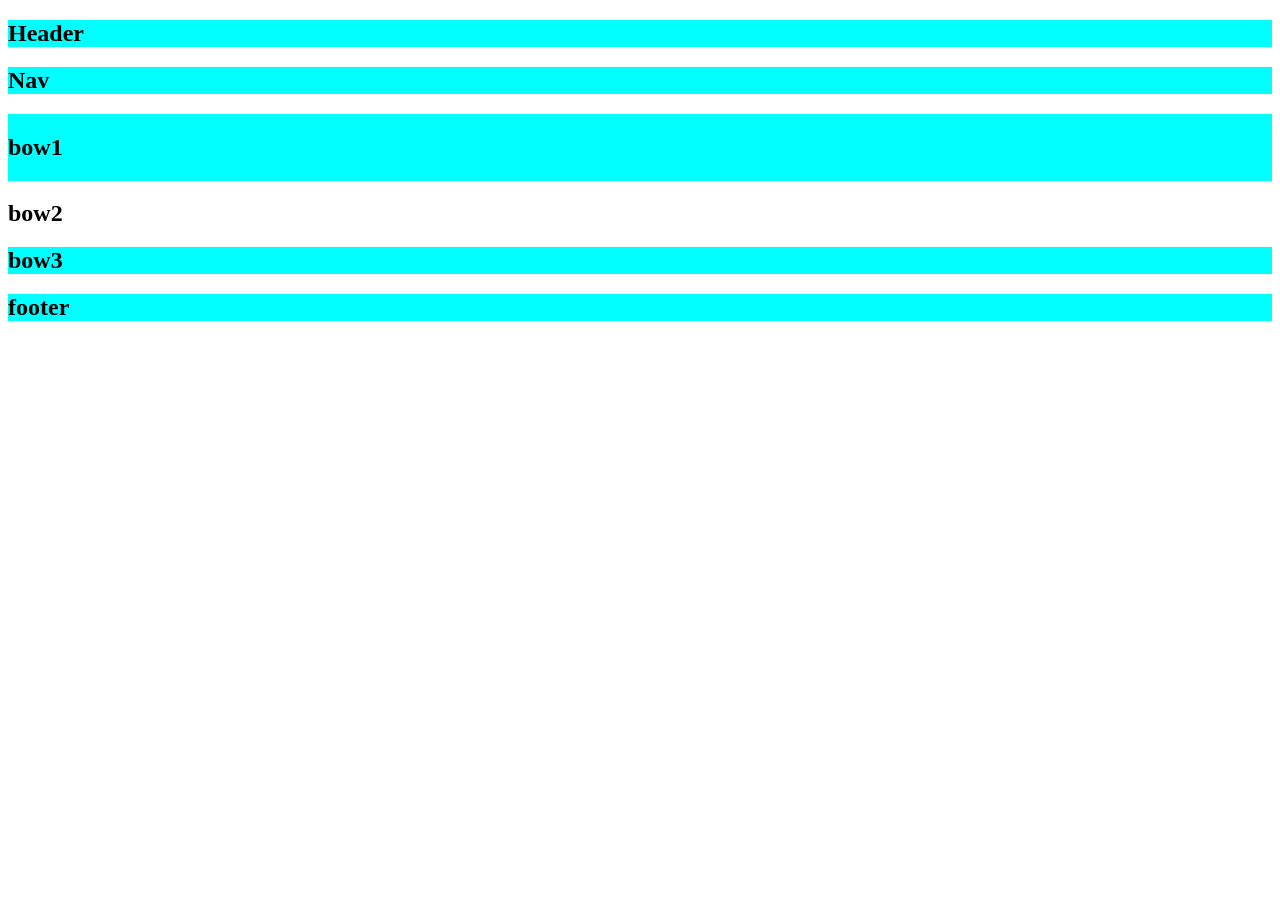
<file: html/cw.html>
<!DOCTYPE html>
<html lang="en">
<head>
    <meta charset="UTF-8">
    <meta name="viewport" content="width=device-width, initial-scale=1.0">
    <title>Document</title>
    <style> 
       {
        margin: 0;
        padding: 0;


       }
        main div{
            background-color: aqua;
            align-text: center;
        }
        #section{
            display: grid;
            grid-template-columns: 20% 30% 40%;
            grid-template-rows: auto;
            grid-gap: 10px;

        }
    </style>
</head>
<body>
    <main>
     <div><h2> Header</h2></div>
     <div> <h2> Nav</h2></div>
     <!--section-->
     <div id="section">
         <div><h2> bow1</h2></div>
     </div><h2> bow2</h2></div>
     <div><h2> bow3</h2></div>
     <div><h2>  footer  </h2></div>
    </main>
</body>
</html>
</file>
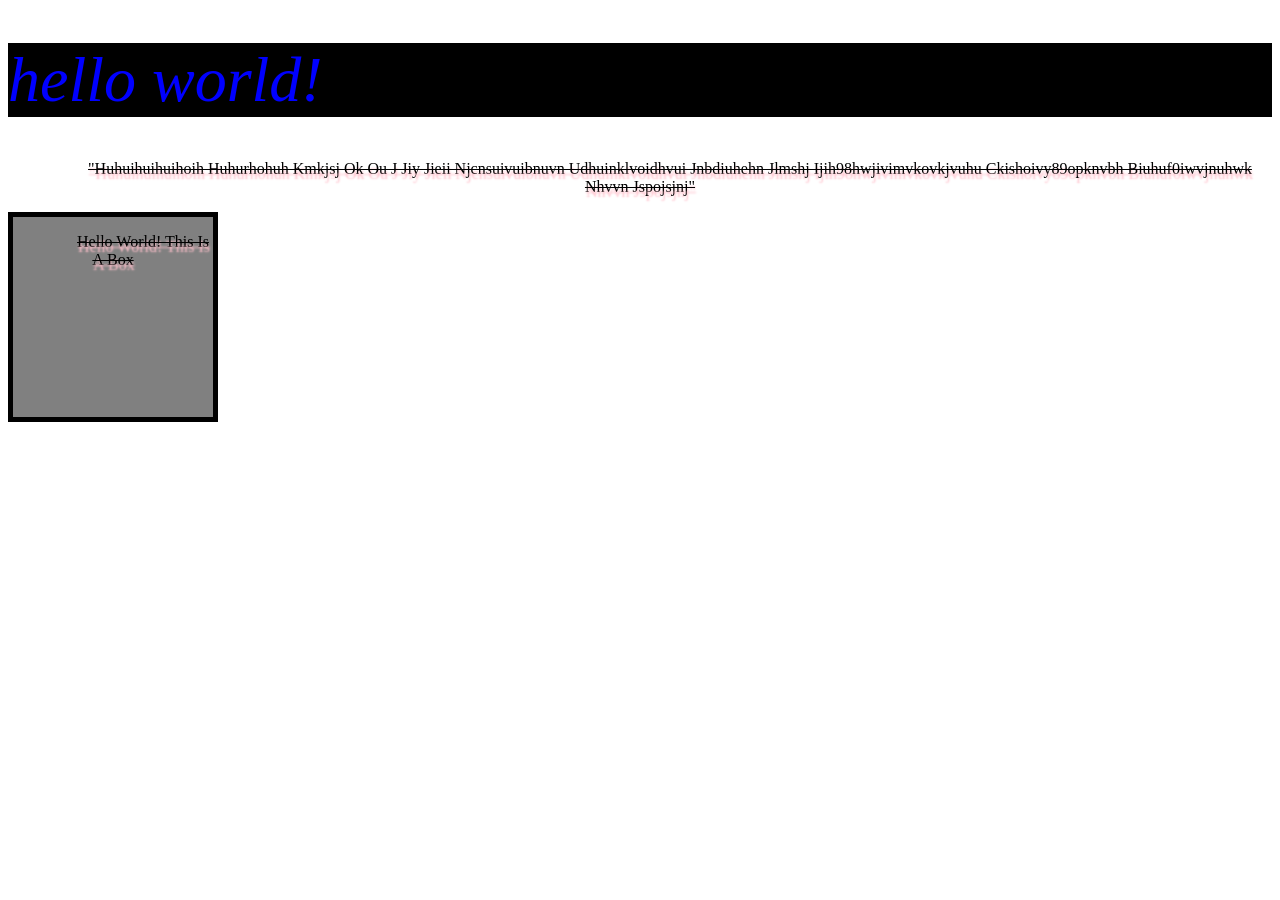
<file: html/demo.html>
<!DOCTYPE html>
<html lang="en">
<head>
    <meta charset="UTF-8">
    <meta name="viewport" content="width=device-width, initial-scale=1.0">
    <title>Document</title>
<style>
    h1{
        color:brown;
        background-color:black;
        font-family:time new roman;
        /*font-size: 5em; */
        font-weight:100;
        font-style: italic;
    }
p{
    text-align: center;
    text-decoration:line-through;
    text-transform:capitalize;
    text-shadow: 1px 5px 2px pink;
    text-indent: 60px;
}
#box{
    width: 200px;
    height: 200px;
    background: gray;
    border: 5px solid #000;
}
</style>

</html>
<body>
    <!--css- inline / internal and external -->
    <h1 style="font-size: 4em; color: blue;">hello world!</h1>
    <div>
        <p>
     "huhuihuihuihoih   huhurhohuh  kmkjsj ok ou j jiy jieii
     njcnsuivuibnuvn udhuinklvoidhvui jnbdiuhehn jlmshj 
     ijih98hwjivimvkovkjvuhu
     ckishoivy89opknvbh biuhuf0iwvjnuhwk  nhvvn   jspojsjnj"</p>
    <div id="box">
        <p>
            Hello world! this is a box
        </p>
    </div>
</body>
</html>
</file>
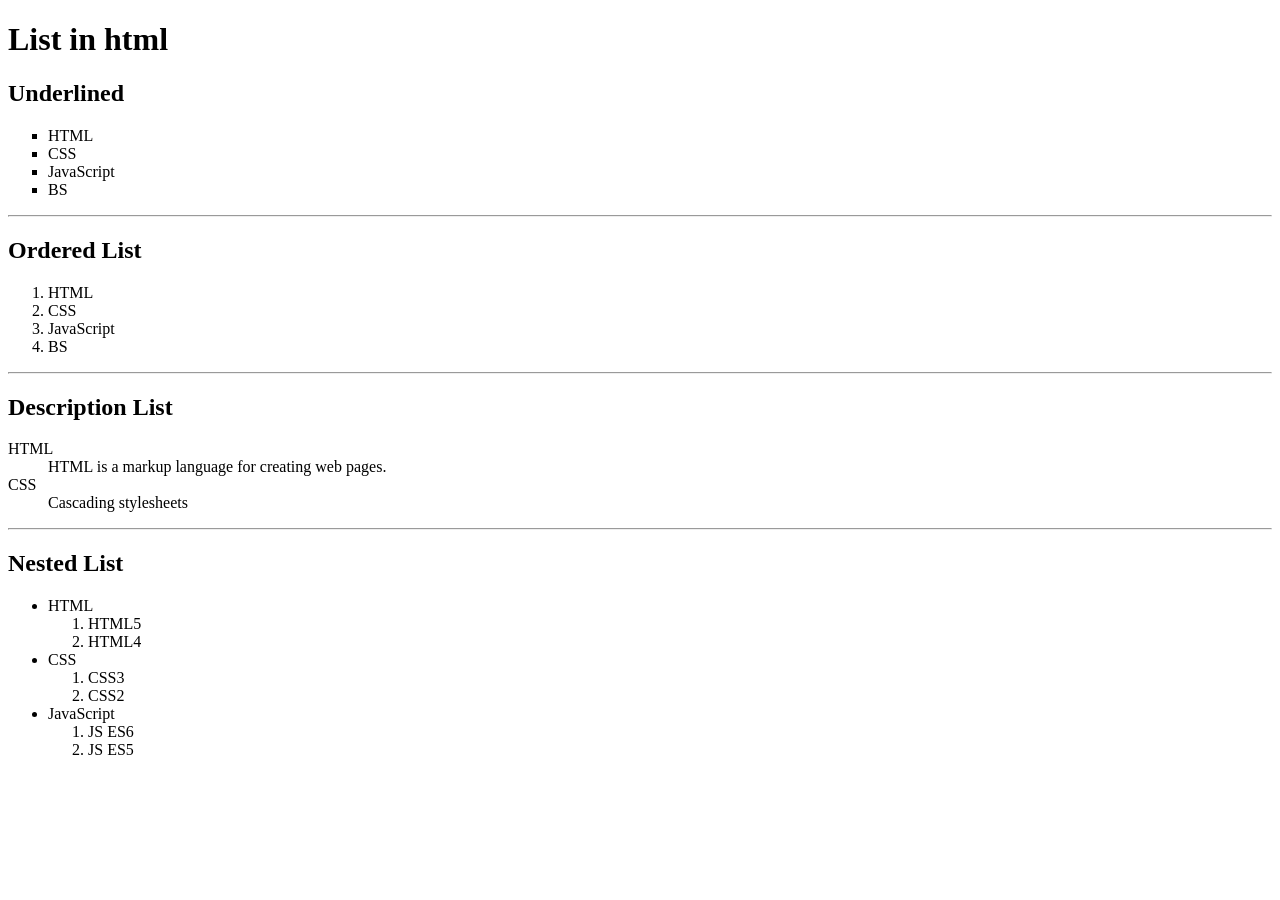
<file: html/list.html>
<!DOCTYPE html>
<html lang="en">

<head>
    <meta charset="UTF-8">
    <meta name="viewport" content="width=device-width, initial-scale=1.0">
    <title>list in html</title>
</head>

<body>
    <h1>List in html </h1>
    <h2>Underlined</h2>
    <ul type="square">
        <li>HTML</li>
        <li>CSS</li>
        <li>JavaScript</li>
        <li>BS</li>
    </ul>

    <hr>
    <h2>Ordered List</h2>

    <ol>
        <li>HTML</li>
        <li>CSS</li>
        <li>JavaScript</li>
        <li>BS</li>
    </ol>
    <hr>
    <h2>Description List</h2>

    <dl>
        <dt>HTML</dt>
        <dd>HTML is a markup language for creating web pages.</dd>
        <dt>CSS</dt>
        <dd>Cascading stylesheets</dd>
    </dl>

    <hr>
    <h2>Nested List</h2>
    <ul>
        <li>HTML</li>
        <ol>
            <li>HTML5</li>
            <li>HTML4</li>
        </ol>
        <li>CSS</li>
        <ol>
            <li>CSS3</li>
            <li>CSS2</li>
        </ol>
        <li>JavaScript</li>
        <ol>
            <li>JS ES6</li>
            <li>JS ES5</li>
        </ol>
</body>

</html>
</file>
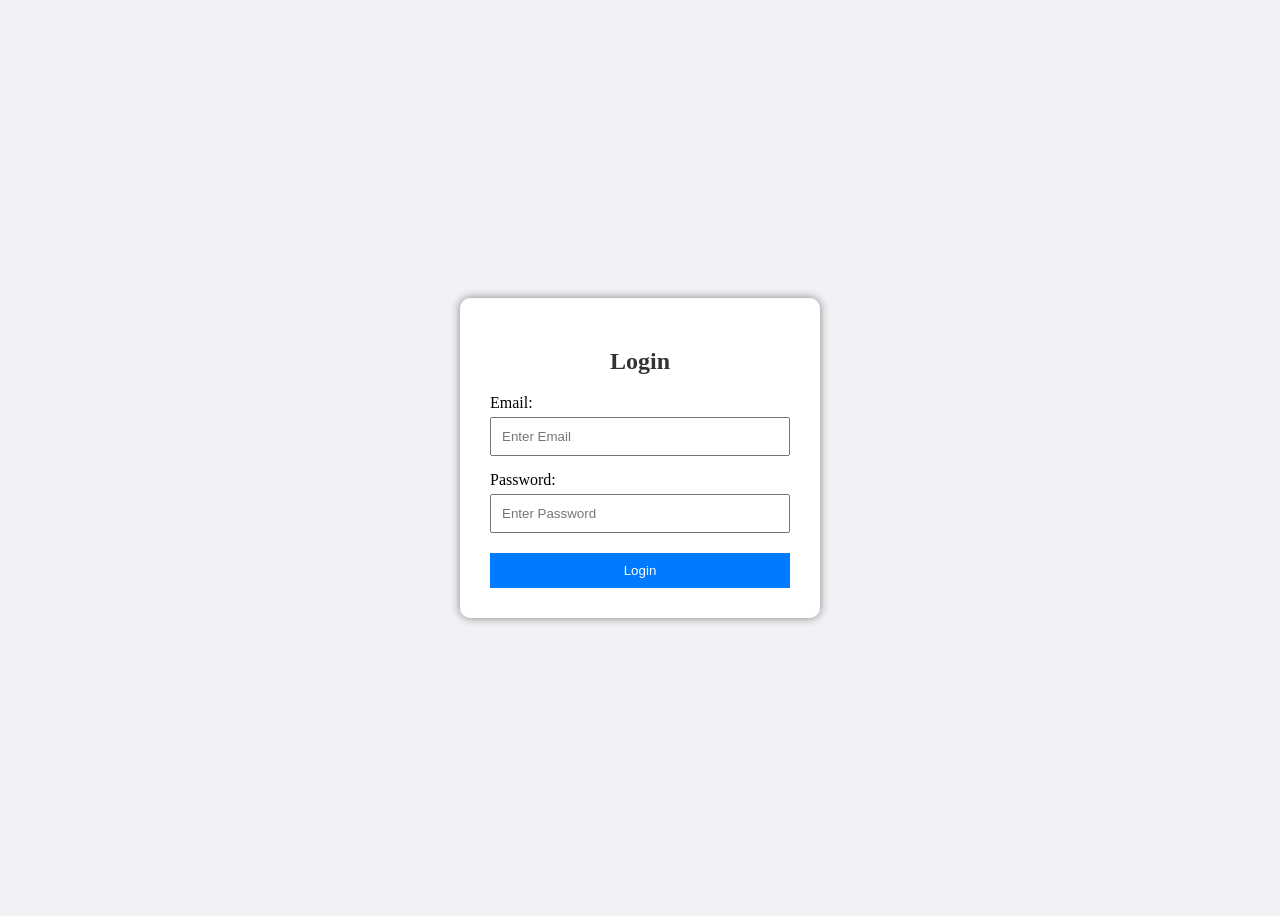
<file: html/login.html>
<!DOCTYPE html>
<html lang="en">
<head>
    <meta charset="UTF-8">
    <meta name="viewport" content="width=device-width, initial-scale=1.0">
    <title>Login Page</title>

    <style>
        body {
            
            background-color: #f0f2f5;
            display: flex;
            justify-content: center;
            align-items: center;
            height: 100vh;
        }

        .login-box {
            background: white;
            padding: 30px;
            width: 300px;
            border-radius: 10px;
            box-shadow: 0 0 10px gray;
        }

        h2 {
            text-align: center;
            color: #333;
        }

        label {
            display: block;
            margin-top: 15px;
        }

        input {
            width: 100%;
            padding: 10px;
            margin-top: 5px;
            box-sizing: border-box;
        }

        button {
            width: 100%;
            padding: 10px;
            margin-top: 20px;
            background-color: #007bff;
            color: white;
            border: none;
            cursor: pointer;
        }

        button:hover {
            background-color: #0056b3;
        }
    </style>
</head>

<body>

    <div class="login-box">
        <h2>Login</h2>

        <form>
            <label>Email:</label>
            <input type="email" placeholder="Enter Email" required>

            <label>Password:</label>
            <input type="password" placeholder="Enter Password" required>

            <button type="submit">Login</button>
        </form>
    </div>

</body>
</html>
</file>
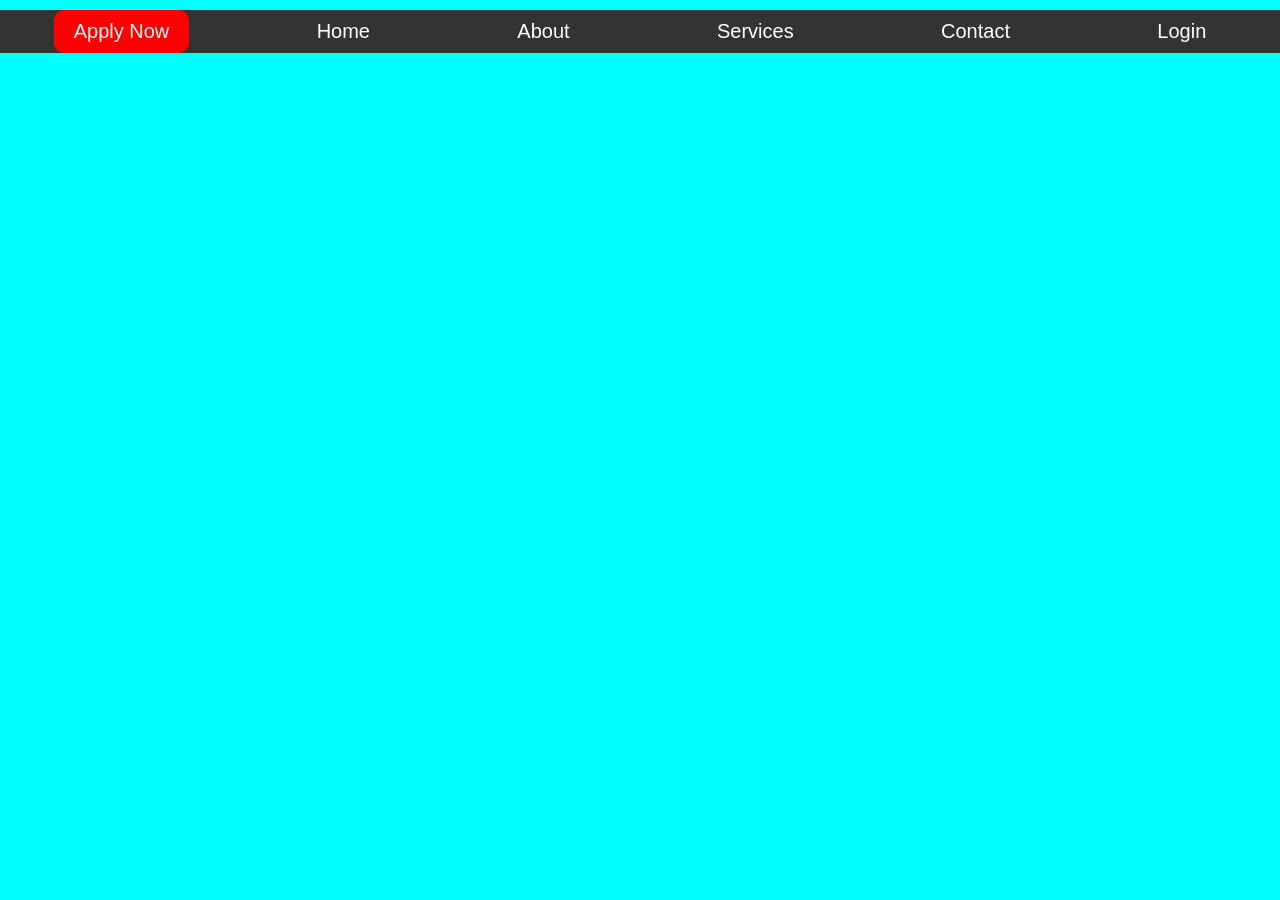
<file: html/napa.html>
<!DOCTYPE html>
<html lang="en">
<head>
    <meta charset="UTF-8">
    <meta name="viewport" content="width=device-width, initial-scale=1.0">
    <title>Navbar</title>
    <style>
        *,HTML{
            margin:0;
            padding:0;
        }
        body {
            background-color: aqua;
        }
        ul{
            list-style-type: none;
            margin-top: 10px;
            background-color: #333;
            display: flex;
            justify-content: space-around;
        }
        ul li{
            margin: 0px 10px;
        }
        ul li a{
            text-decoration: none;
            color: white;
            padding: 10px 20px;
            display: block;
            font-size: 20px;
            font-family: sans-serif;
        }
        ul li a:hover{
            background-color: #111111;
            text-decoration: underline;
            text-shadow: #333 1px 1px 2px;
        }
        #apply-now a{
            background-color: red;
            border-radius: 10px;
        }
        #apply-now a:hover{
            background-color: #111111;
            text-decoration: underline;
            text-shadow: #333 1px 1px 2px;
        }
        #apply-now a{
            background-color: red;
            border-radius: 10px;
        }
    </style>
    <ul>
        <li id="apply-now"><a href="https://www.kiet.edu/">Apply Now</a></li>
        <li><a href="#home">Home</a></li>
        <li><a href="#about">About</a></li>
        <li><a href="#services">Services</a></li>
        <li><a href="#contact">Contact</a></li>
        <li><a href="#login">Login</a></li>
    </ul>
    
</body>
</html>
</file>
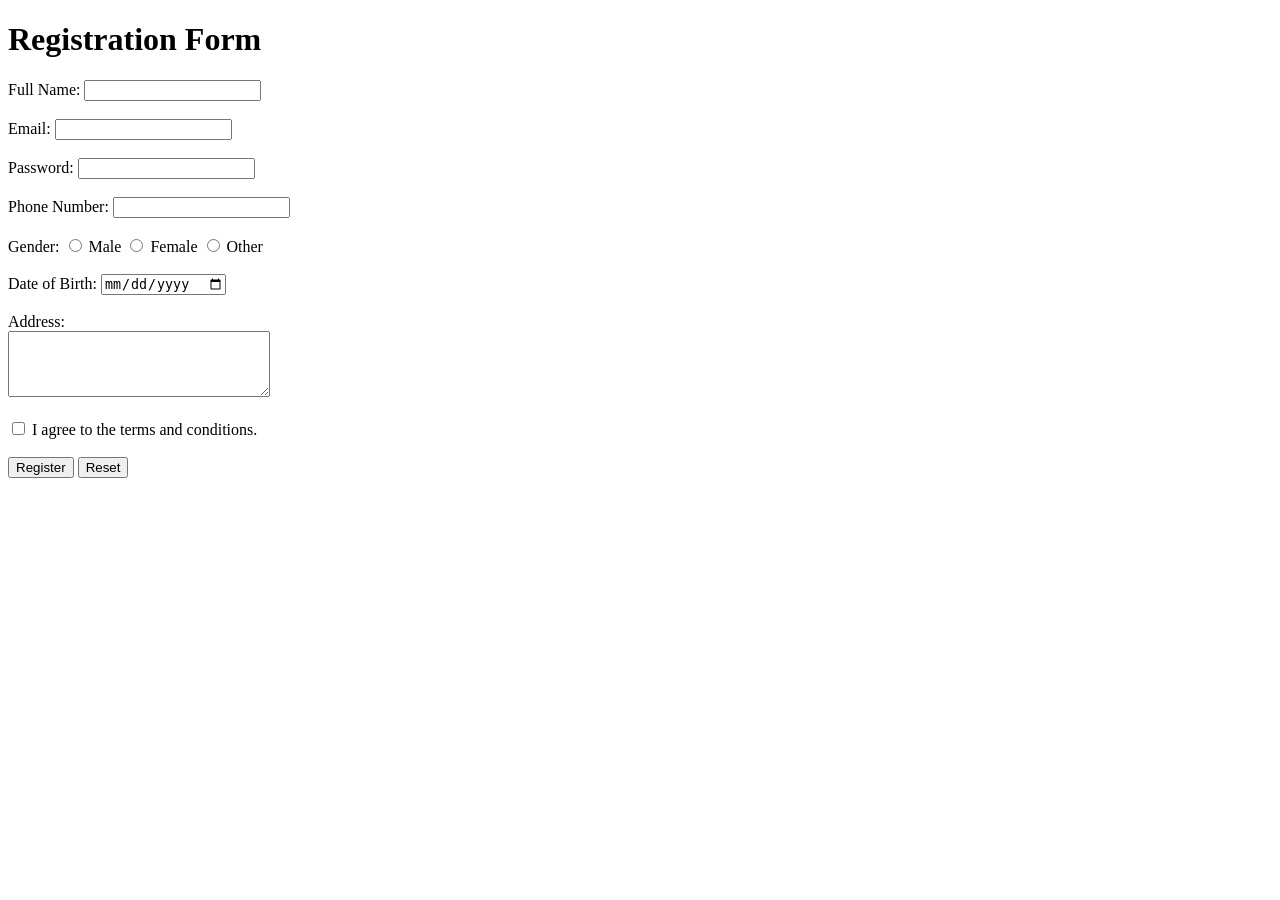
<file: html/registration.html>
<!DOCTYPE html>
<html lang="en">
<head>
    <meta charset="UTF-8">
    <meta name="viewport" content="width=device-width, initial-scale=1.0">
    <title>Registration Form</title>
</head>

<body>

    <h1>Registration Form</h1>

    <form>

        <label for="name">Full Name:</label>
        <input type="text" id="name" name="name" required>
        <br><br>

        <label for="email">Email:</label>
        <input type="email" id="email" name="email" required>
        <br><br>

        <label for="password">Password:</label>
        <input type="password" id="password" name="password" required>
        <br><br>

        <label for="phone">Phone Number:</label>
        <input type="tel" id="phone" name="phone">
        <br><br>

        <label>Gender:</label>
        <input type="radio" name="gender" value="male"> Male
        <input type="radio" name="gender" value="female"> Female
        <input type="radio" name="gender" value="other"> Other
        <br><br>

        <label for="dob">Date of Birth:</label>
        <input type="date" id="dob" name="dob">
        <br><br>

        <label for="address">Address:</label>
        <br>
        <textarea id="address" name="address" rows="4" cols="30"></textarea>
        <br><br>

        <input type="checkbox" required>
        I agree to the terms and conditions.
        <br><br>

        <input type="submit" value="Register">
        <input type="reset" value="Reset">

    </form>

</body>
</html>
</file>
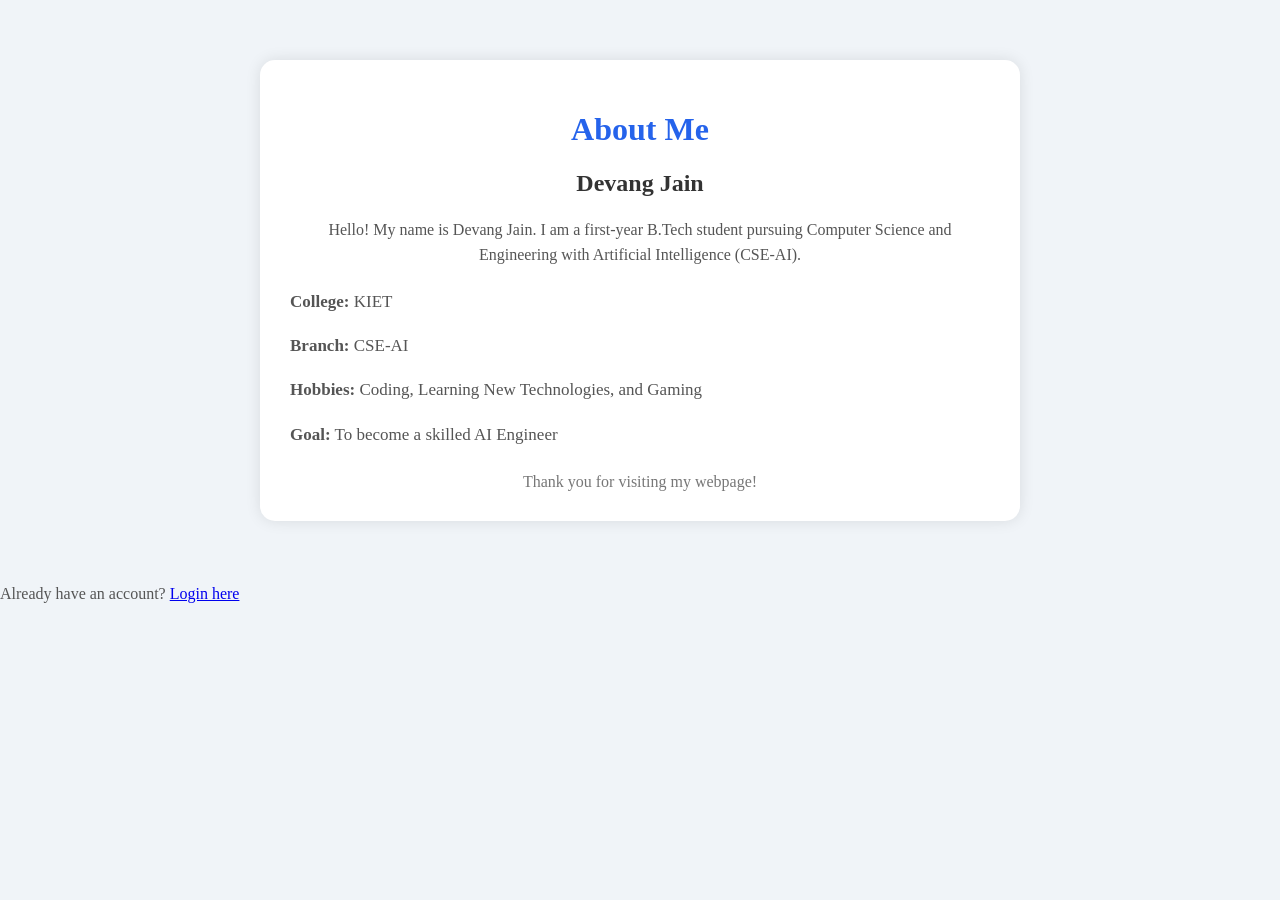
<file: html/Project1.html/aboutme.html>
<!DOCTYPE html>
<html lang="en">
<head>
    <meta charset="UTF-8">
    <meta name="viewport" content="width=device-width, initial-scale=1.0">
    <title>About Me</title>

    <style>
        body {
    
            background-color: #f0f4f8;
            margin: 0;
            padding: 0;
        }

        .container {
            width: 80%;
            max-width: 700px;
            margin: 60px auto;
            background-color: white;
            padding: 30px;
            border-radius: 15px;
            box-shadow: 0 0 15px rgba(0,0,0,0.1);
            text-align: center;
        }

        h1 {
            color: #2563eb;
        }

        h2 {
            color: #333;
        }

        p {
            color: #555;
            line-height: 1.6;
        }

        .info {
            text-align: left;
            margin-top: 20px;
        }

        .info p {
            font-size: 17px;
        }

        footer {
            margin-top: 25px;
            color: #777;
        }
    </style>
</head>

<body>

    <div class="container">
        <h1>About Me</h1>

        <h2>Devang Jain</h2>

        <p>
            Hello! My name is Devang Jain. I am a first-year
            B.Tech student pursuing Computer Science and Engineering
            with Artificial Intelligence (CSE-AI).
        </p>

        <div class="info">
            <p><b>College:</b> KIET</p>
            <p><b>Branch:</b> CSE-AI</p>
            <p><b>Hobbies:</b> Coding, Learning New Technologies, and Gaming</p>
            <p><b>Goal:</b> To become a skilled AI Engineer</p>
        </div>

        <footer>
            Thank you for visiting my webpage!
        </footer>
    </div>
<p>Already have an account?
    <a href="login.html">Login here</a>
</p>
</body>
</html>
</file>
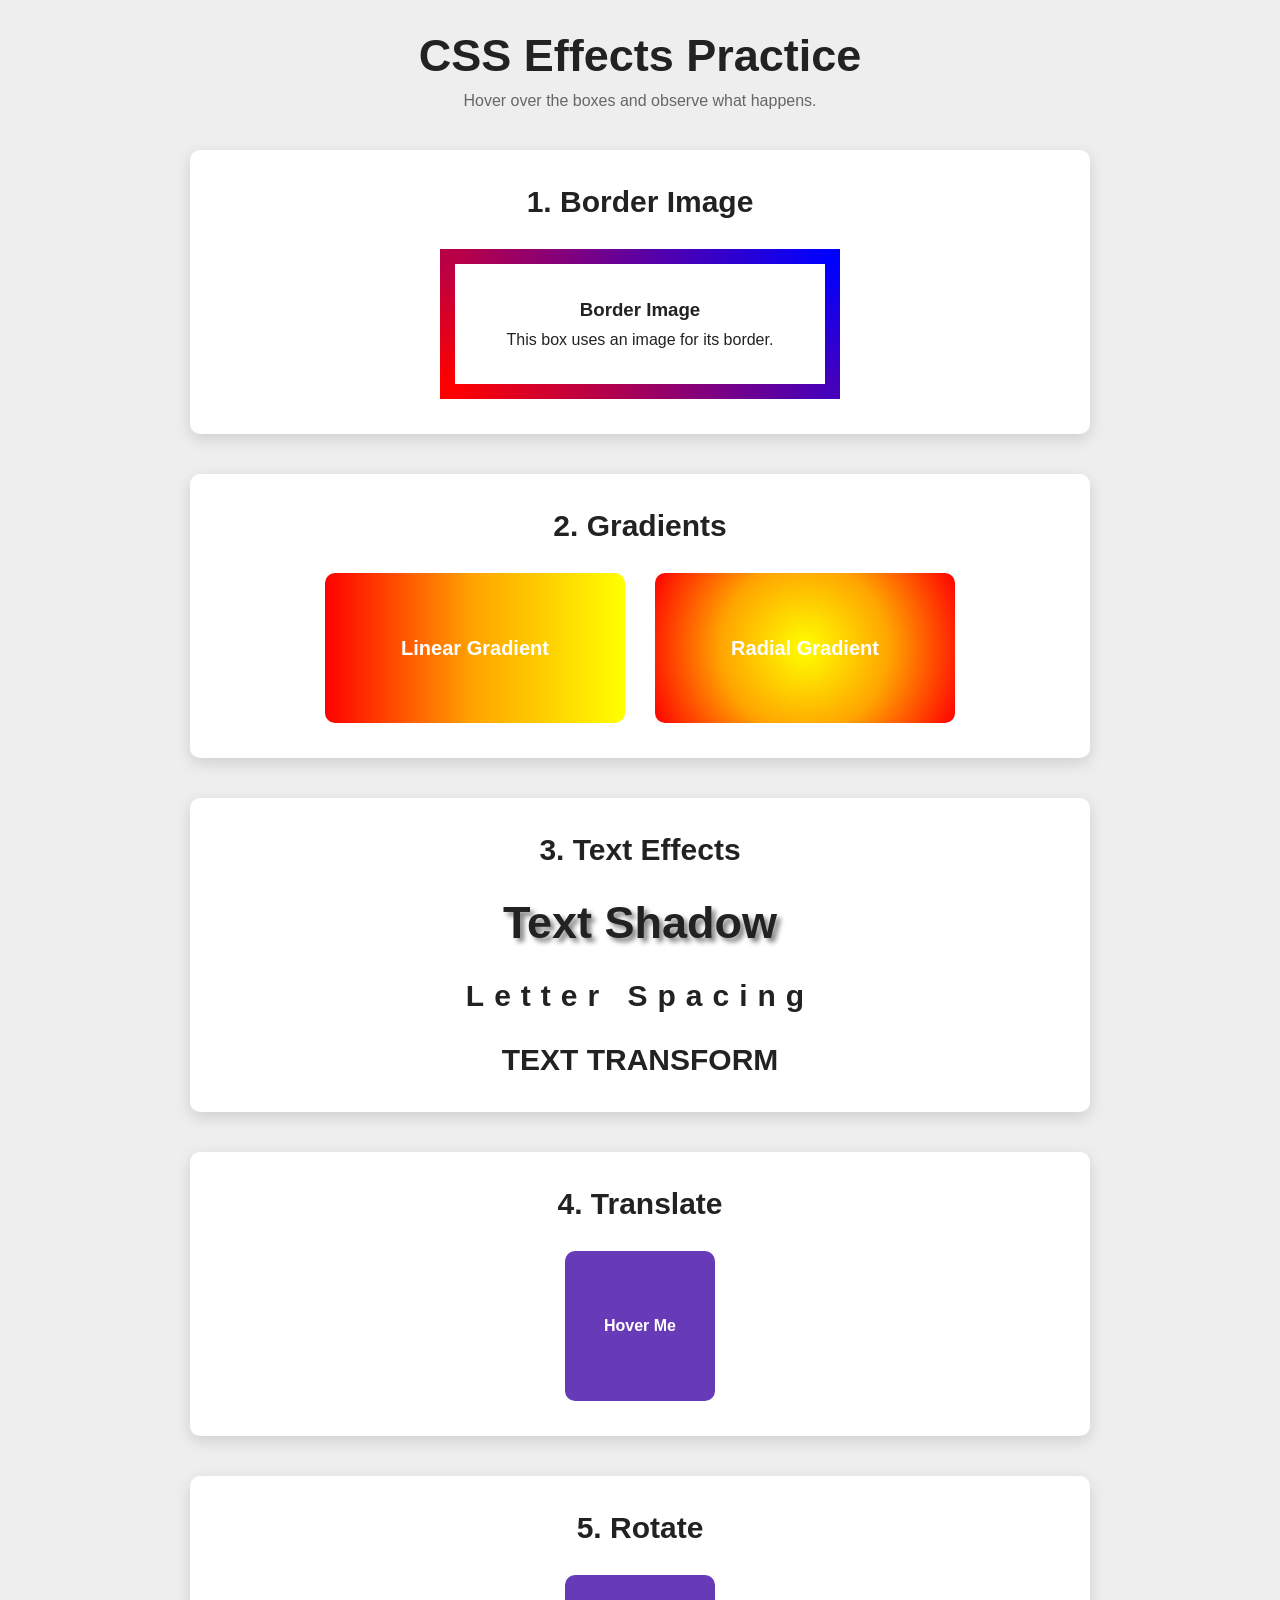
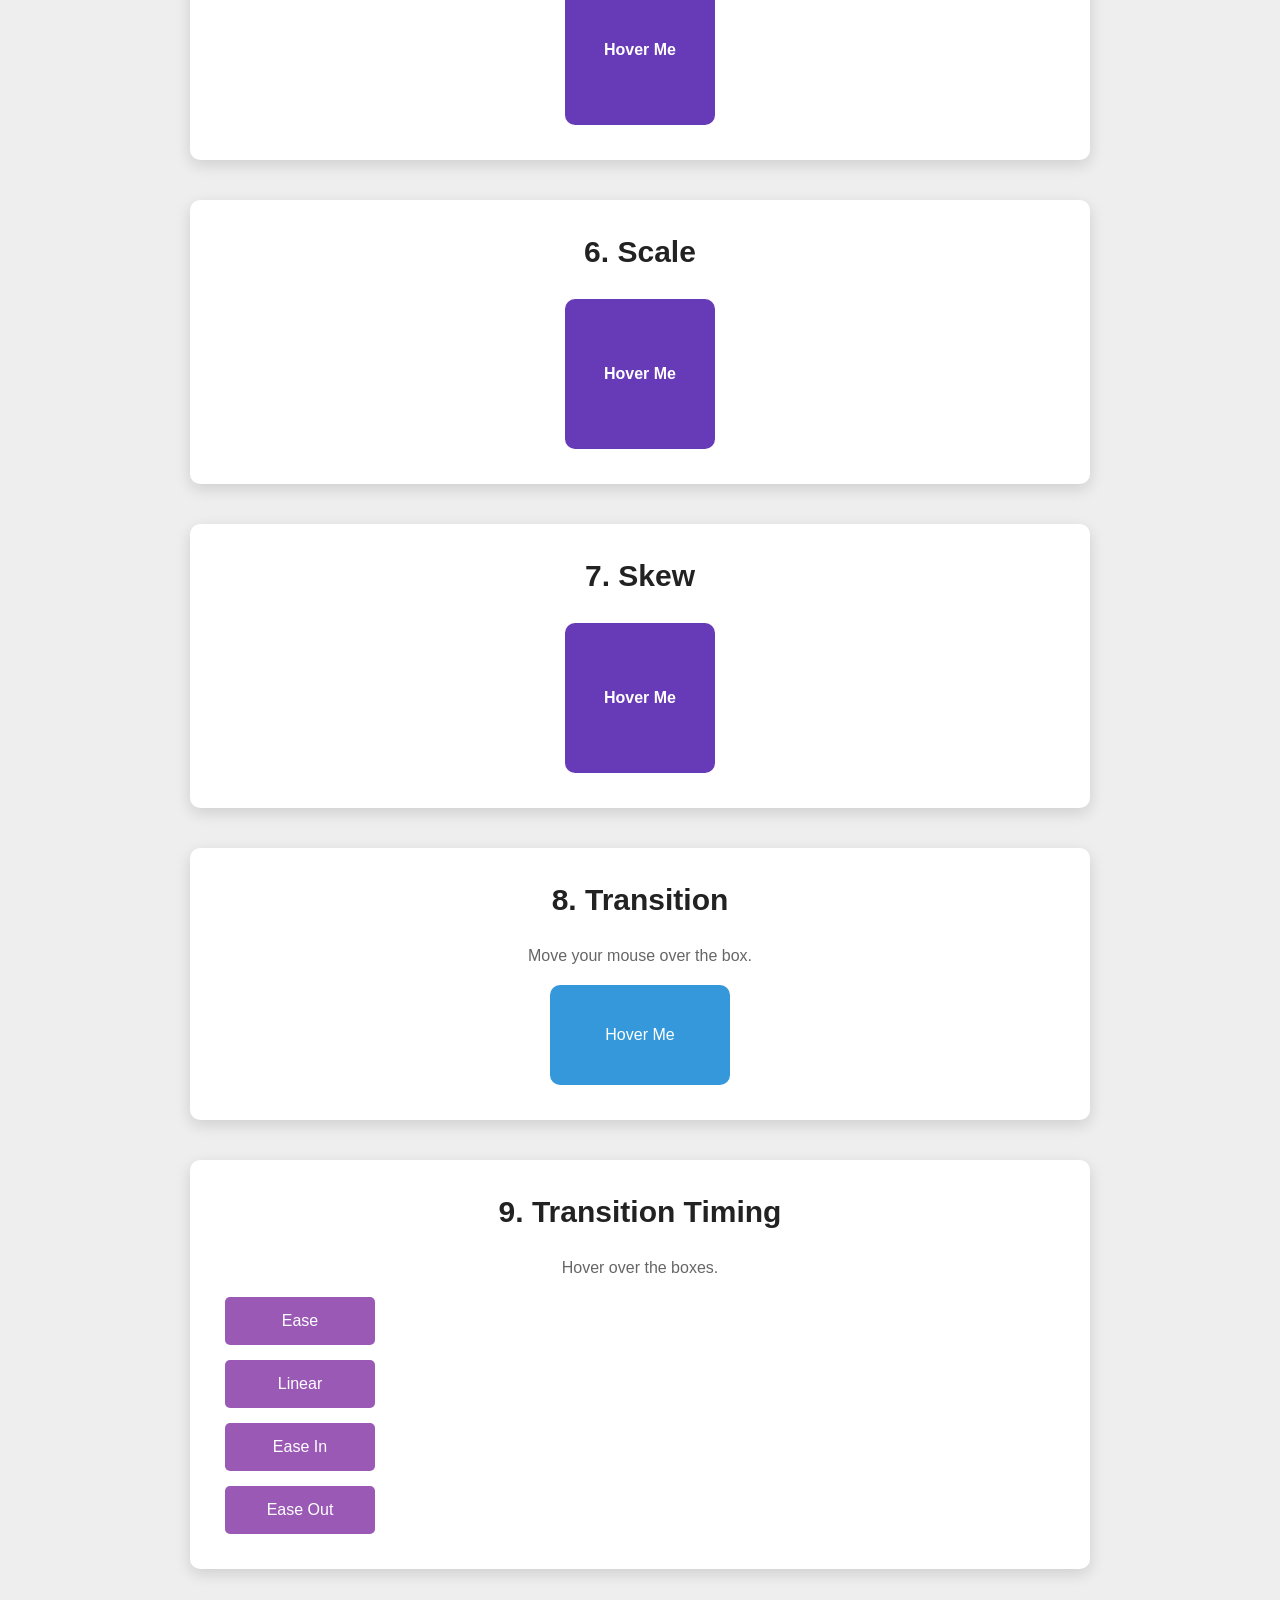
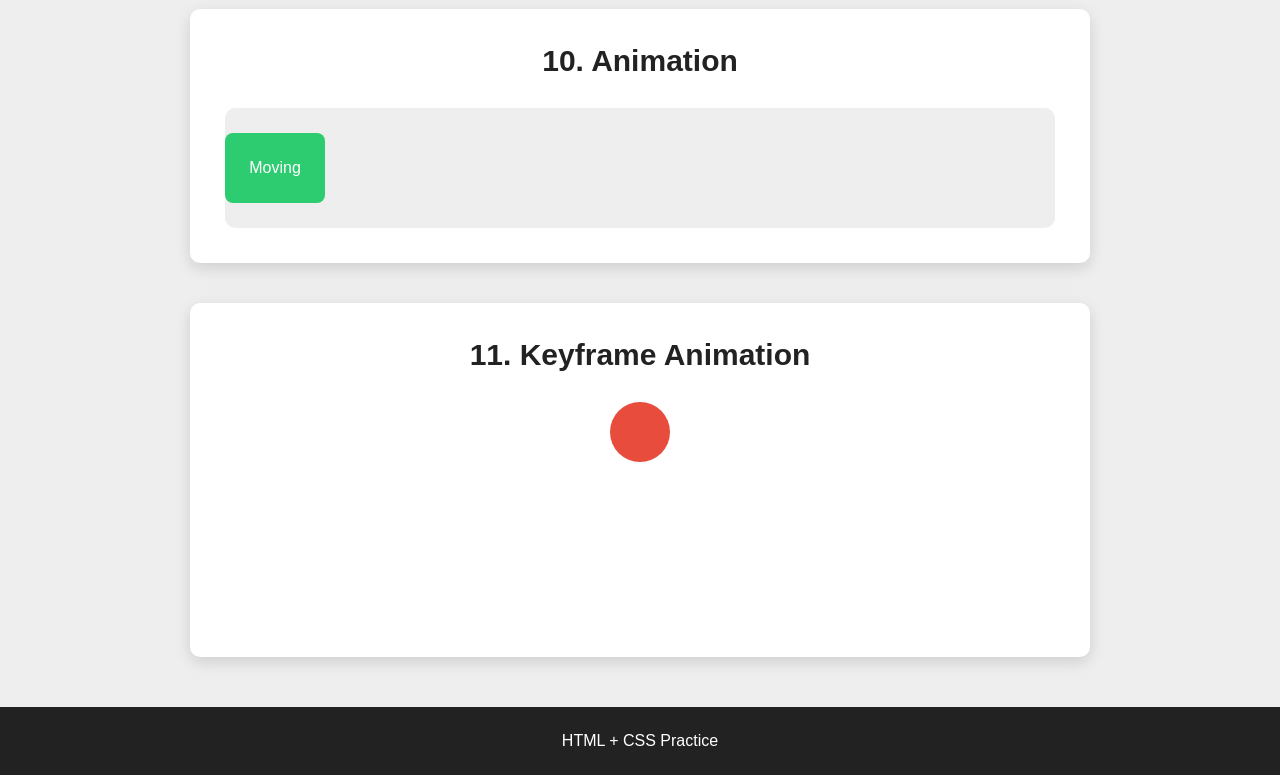
<file: html/PROPERTIES.html/properties.html>
<!DOCTYPE html>
<html lang="en">

<head>

    <meta charset="UTF-8">

    <meta name="viewport" content="width=device-width, initial-scale=1.0">

    <title>CSS Effects Practice</title>

    <link rel="stylesheet" href="design.css">

</head>

<body>

    <h1>CSS Effects Practice</h1>

    <p class="intro">
        Hover over the boxes and observe what happens.
    </p>

    <section>

        <h2>1. Border Image</h2>

        <div class="border-image-box">

            <h3>Border Image</h3>

            <p>
                This box uses an image for its border.
            </p>

        </div>

    </section>


    <section>

        <h2>2. Gradients</h2>

        <div class="boxes">

            <div class="box linear">
                Linear Gradient
            </div>

            <div class="box radial">
                Radial Gradient
            </div>

        </div>

    </section>


    <section>

        <h2>3. Text Effects</h2>

        <div class="text-box">

            <h3 class="shadow">
                Text Shadow
            </h3>

            <h3 class="spacing">
                Letter Spacing
            </h3>

            <h3 class="uppercase">
                text transform
            </h3>

        </div>

    </section>


    <section>

        <h2>4. Translate</h2>

        <div class="boxes">

            <div class="transform-box translate">
                Hover Me
            </div>

        </div>

    </section>



    <section>

        <h2>5. Rotate</h2>

        <div class="boxes">

            <div class="transform-box rotate">
                Hover Me
            </div>

        </div>

    </section>



    <section>

        <h2>6. Scale</h2>

        <div class="boxes">

            <div class="transform-box scale">
                Hover Me
            </div>

        </div>

    </section>



    <section>

        <h2>7. Skew</h2>

        <div class="boxes">

            <div class="transform-box skew">
                Hover Me
            </div>

        </div>

    </section>



    <section>

        <h2>8. Transition</h2>

        <p class="instruction">
            Move your mouse over the box.
        </p>

        <div class="transition-box">
            Hover Me
        </div>

    </section>



    <section>

        <h2>9. Transition Timing</h2>

        <p class="instruction">
            Hover over the boxes.
        </p>

        <div class="timing-boxes">

            <div class="timing ease">
                Ease
            </div>

            <div class="timing linear-timing">
                Linear
            </div>

            <div class="timing ease-in">
                Ease In
            </div>

            <div class="timing ease-out">
                Ease Out
            </div>

        </div>

    </section>


    <section>

        <h2>10. Animation</h2>

        <div class="animation-area">

            <div class="moving-box">
                Moving
            </div>

        </div>

    </section>



    <section>

        <h2>11. Keyframe Animation</h2>

        <div class="bounce-area">

            <div class="ball"></div>

        </div>

    </section>


    <footer>

        <p>
            HTML + CSS Practice
        </p>

    </footer>


</body>

</html>
</file>
<file: html/PROPERTIES.html/design.css>
* {
    margin: 0;
    padding: 0;
    box-sizing: border-box;
}

body {

    font-family: Arial, sans-serif;

    background-color: #eeeeee;

    color: #222;

    padding-top: 30px;
}



body > h1 {

    text-align: center;

    font-size: 45px;

    margin-bottom: 10px;
}

.intro {

    text-align: center;

    color: #666;

    margin-bottom: 40px;
}




section {

    width: 90%;

    max-width: 900px;

    margin: 40px auto;

    padding: 35px;

    background-color: white;

    border-radius: 10px;

    box-shadow: 0 5px 15px #0002;
}

section h2 {

    text-align: center;

    margin-bottom: 30px;

    font-size: 30px;
}


.boxes {

    display: flex;

    justify-content: center;

    align-items: center;

    gap: 30px;

    flex-wrap: wrap;
}



.border-image-box {

    width: 400px;

    margin: auto;

    padding: 35px;

    text-align: center;

    border: 15px solid transparent;

    border-image:
        linear-gradient(
            45deg,
            red,
            blue
        ) 1;
}

.border-image-box h3 {

    margin-bottom: 10px;
}


.box {

    width: 300px;

    height: 150px;

    display: flex;

    justify-content: center;

    align-items: center;

    color: white;

    font-size: 20px;

    font-weight: bold;

    border-radius: 10px;
}


.linear {

    background:
        linear-gradient(
            to right,
            red,
            orange,
            yellow
        );
}



.radial {

    background:
        radial-gradient(
            circle,
            yellow,
            orange,
            red
        );
}



.text-box {

    text-align: center;
}

.shadow {

    font-size: 45px;

    text-shadow:
        4px 4px 5px gray;

    margin-bottom: 30px;
}


.spacing {

    font-size: 30px;

    letter-spacing: 10px;

    margin-bottom: 30px;
}


.uppercase {

    font-size: 30px;

    text-transform: uppercase;
}



.transform-box {

    width: 150px;

    height: 150px;

    display: flex;

    justify-content: center;

    align-items: center;

    background-color: #673ab7;

    color: white;

    border-radius: 10px;

    font-weight: bold;

    cursor: pointer;
}



.translate:hover {

    transform: translate(50px, -20px);
}



.rotate:hover {

    transform: rotate(30deg);
}



.scale:hover {

    transform: scale(1.3);
}



.skew:hover {

    transform: skew(20deg);
}



.instruction {

    text-align: center;

    color: #666;

    margin-bottom: 20px;
}


.transition-box {

    width: 180px;

    height: 100px;

    margin: auto;

    display: flex;

    justify-content: center;

    align-items: center;

    background-color: #3498db;

    color: white;

    border-radius: 10px;

    cursor: pointer;

    transition:
        transform 1s ease,
        background-color 1s ease,
        box-shadow 1s ease;
}


.transition-box:hover {

    transform: scale(1.2);

    background-color: #e74c3c;

    box-shadow:
        0 10px 20px #0005;
}



.timing-boxes {

    display: flex;

    flex-direction: column;

    gap: 15px;
}


.timing {

    width: 150px;

    padding: 15px;

    background-color: #9b59b6;

    color: white;

    text-align: center;

    border-radius: 5px;

    cursor: pointer;
}


/* Ease */

.ease {

    transition:
        width 2s ease;
}


/* Linear */

.linear-timing {

    transition:
        width 6s linear;
}


/* Ease In */

.ease-in {

    transition:
        width 4s ease-in;
}


/* Ease Out */

.ease-out {

    transition:
        width 4s ease-out;
}



.timing-boxes:hover .timing {

    width: 90%;
}




.animation-area {

    height: 120px;

    background-color: #eeeeee;

    border-radius: 10px;

    position: relative;

    overflow: hidden;
}


.moving-box {

    width: 100px;

    height: 70px;

    background-color: #2ecc71;

    color: white;

    display: flex;

    justify-content: center;

    align-items: center;

    border-radius: 8px;

    position: absolute;

    top: 25px;

    left: 0;

    animation:
        move 3s linear infinite;
}


/* Animation */

@keyframes move {

    from {

        left: 0;
    }

    to {

        left: calc(100% - 100px);
    }

}



.bounce-area {

    height: 220px;

    display: flex;

    justify-content: center;

    align-items: flex-start;
}


.ball {

    width: 60px;

    height: 60px;

    background-color: #e74c3c;

    border-radius: 50%;

    animation:
        bounce 5s ease-in-out infinite;
}


@keyframes bounce {

    0% {

        transform: translateY(1);
    }

    50% {

        transform: translateY(140px);
    }

    100% {

        transform: translateY(0);
    }

}



footer {

    margin-top: 50px;

    padding: 25px;

    text-align: center;

    background-color: #222;

    color: white;
}
</file>
